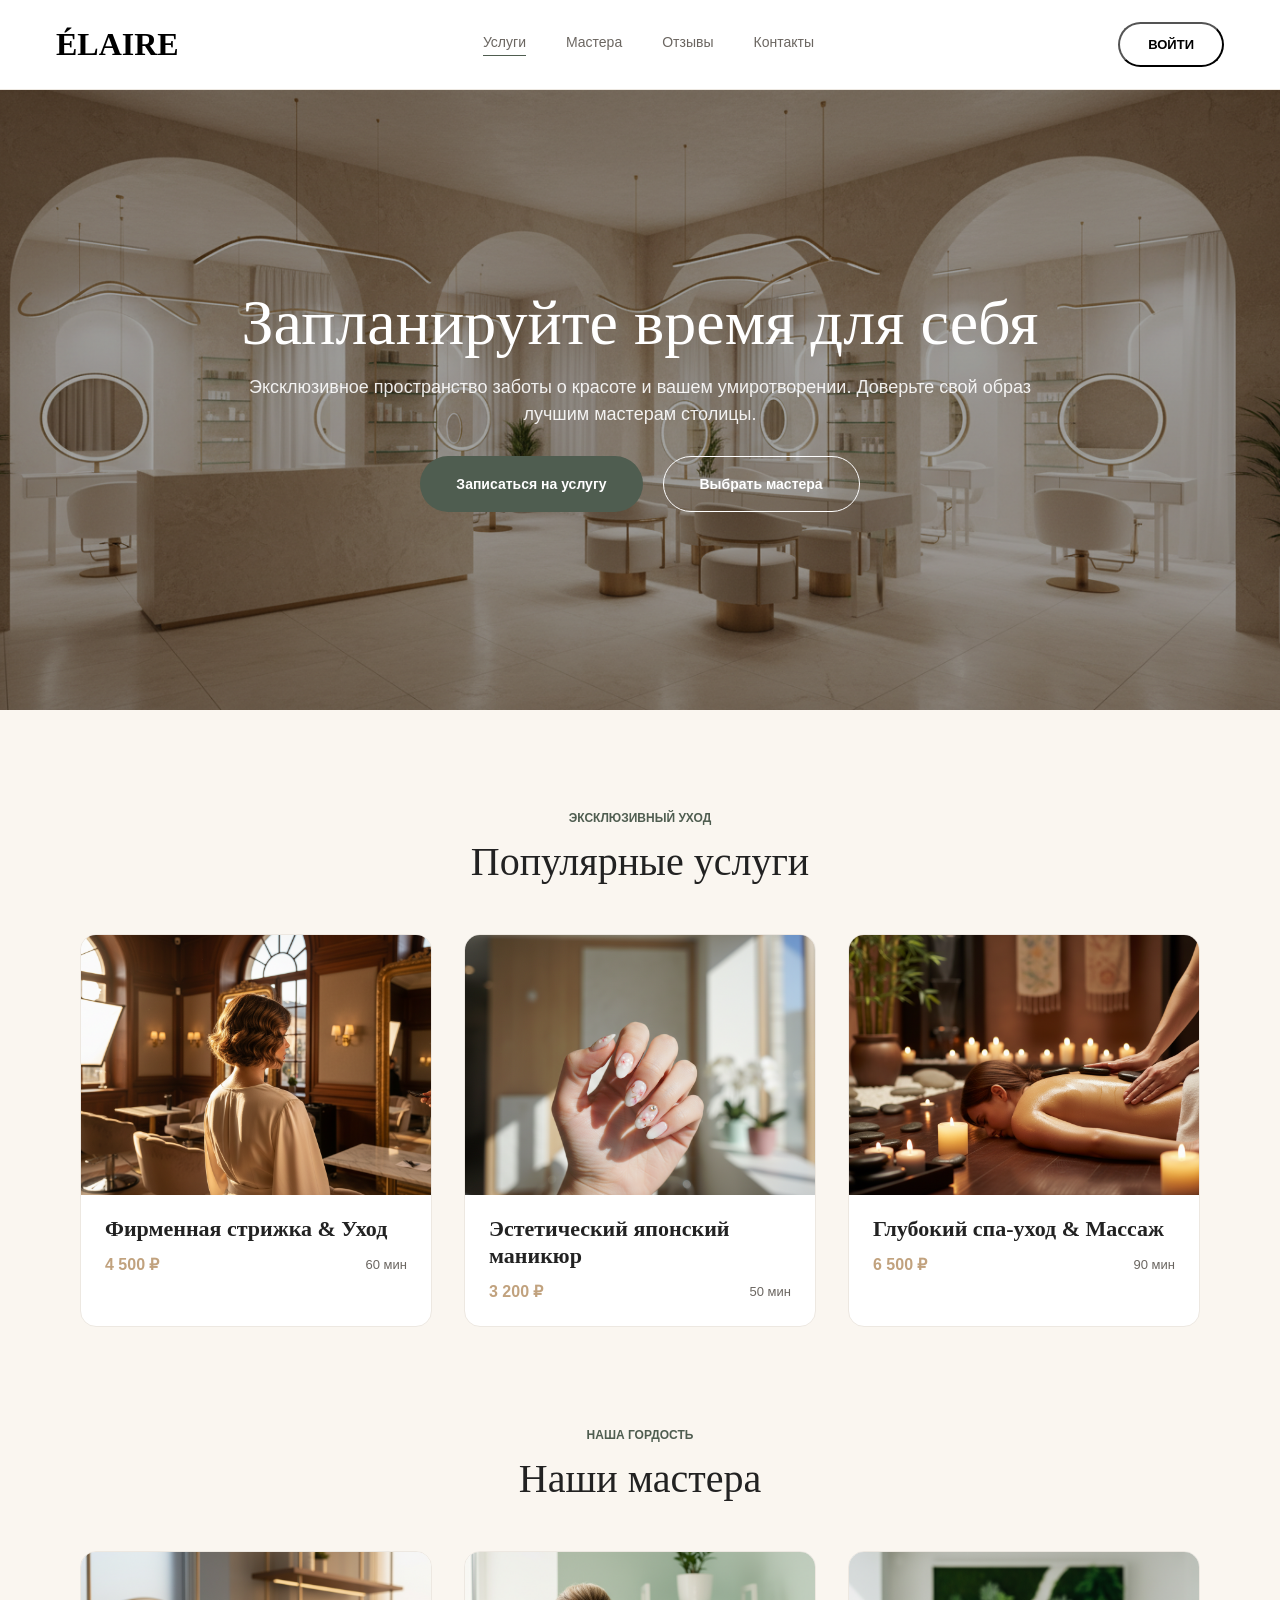
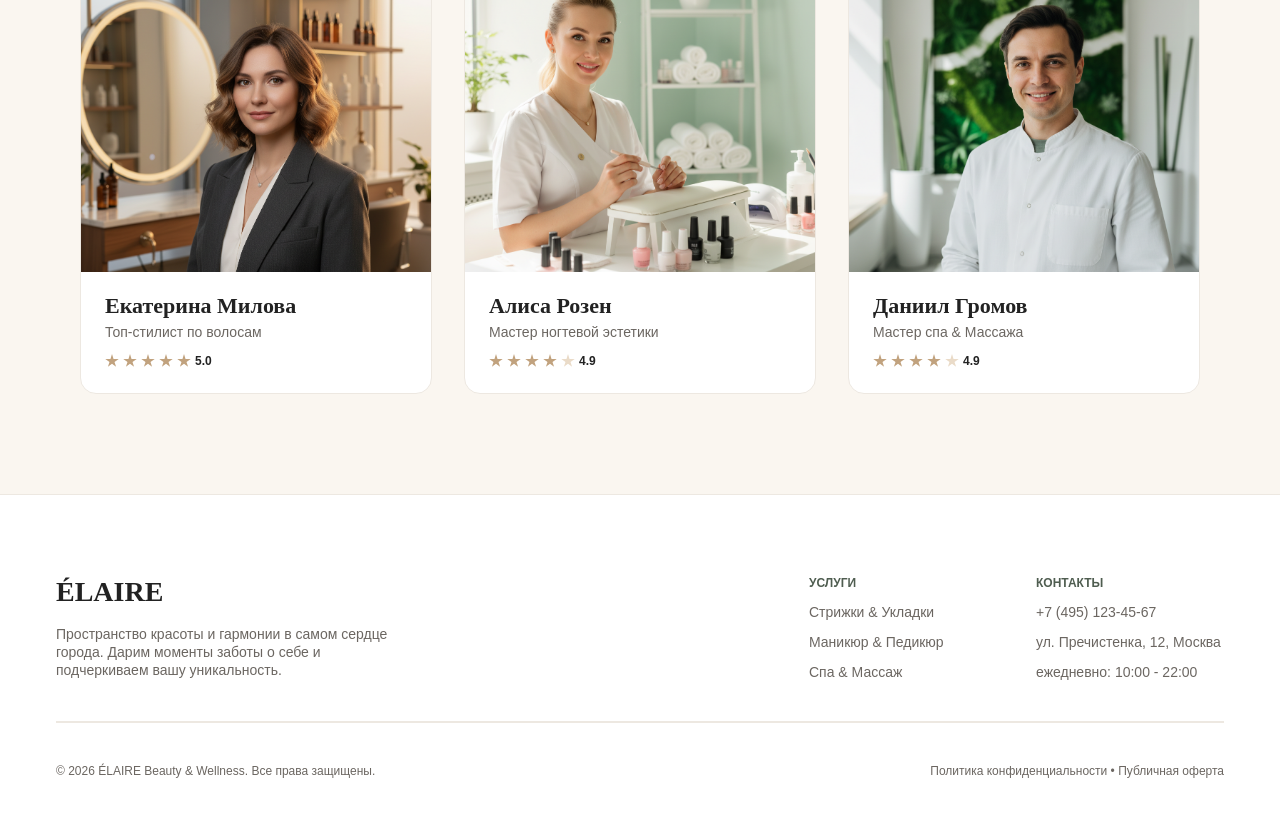
<file: frontend-1-complete/index.html>
<!DOCTYPE html>
<html lang="ru">
  <head>
    <meta charset="UTF-8" />
    <link rel="icon" type="image/svg+xml" href="/favicon.svg" />
    <meta name="viewport" content="width=device-width, initial-scale=1.0" />
    <title>ÉLAIRE — Салон услуг</title>
    <link rel="stylesheet" href="home.css" />
  </head>
  <body>
    <div class="page">
      <!-- header -->
      <header class="header">
        <div class="logo">
          <span class="logo-text">ÉLAIRE</span>
        </div>
        <nav class="nav-links">
          <div class="nav-item active"><a href="#">Услуги</a></div>
          <div class="nav-item"><a href="#">Мастера</a></div>
          <div class="nav-item"><a href="#">Отзывы</a></div>
          <div class="nav-item"><a href="#">Контакты</a></div>
        </nav>
        <button class="login-button"><span>Войти</span></button>
      </header>

      <!-- hero -->
      <section class="hero">
        <div class="hero-text-container">
          <h1 class="hero-title">Запланируйте время для себя</h1>
          <p class="hero-desc">
            Эксклюзивное пространство заботы о красоте и вашем умиротворении.
            Доверьте свой образ лучшим мастерам столицы.
          </p>
        </div>
        <div class="hero-ctas">
          <button
            class="cta-service"
            onclick="window.location.href='services.html'"
          >
            Записаться на услугу
          </button>
          <button class="cta-master">Выбрать мастера</button>
        </div>
      </section>

      <!-- popular services -->
      <section class="popular-services">
        <div class="section-header">
          <span class="section-tag">Эксклюзивный уход</span>
          <h2 class="section-title">Популярные услуги</h2>
        </div>
        <div class="services-grid">
          <article class="service-card">
            <div
              class="service-card-image"
              style="background-image: url('images/service-haircut.png')"
            ></div>
            <div class="service-card-body">
              <h3 class="service-card-title">Фирменная стрижка &amp; Уход</h3>
              <div class="service-card-meta">
                <span class="price">4 500 ₽</span>
                <span class="duration">60 мин</span>
              </div>
            </div>
          </article>
          <article class="service-card">
            <div
              class="service-card-image"
              style="background-image: url('images/service-manicure.png')"
            ></div>
            <div class="service-card-body">
              <h3 class="service-card-title">Эстетический японский маникюр</h3>
              <div class="service-card-meta">
                <span class="price">3 200 ₽</span>
                <span class="duration">50 мин</span>
              </div>
            </div>
          </article>
          <article class="service-card">
            <div
              class="service-card-image"
              style="background-image: url('images/service-spa.png')"
            ></div>
            <div class="service-card-body">
              <h3 class="service-card-title">Глубокий спа-уход &amp; Массаж</h3>
              <div class="service-card-meta">
                <span class="price">6 500 ₽</span>
                <span class="duration">90 мин</span>
              </div>
            </div>
          </article>
        </div>
      </section>

      <!-- our masters -->
      <section class="our-masters">
        <div class="section-header">
          <span class="section-tag">Наша гордость</span>
          <h2 class="section-title">Наши мастера</h2>
        </div>
        <div class="masters-grid">
          <article class="master-card">
            <div
              class="master-card-image"
              style="background-image: url('images/master-ekaterina.png')"
            ></div>
            <div class="master-card-body">
              <div class="master-info">
                <h3 class="master-name">Екатерина Милова</h3>
                <span class="master-role">Топ-стилист по волосам</span>
              </div>
              <div class="stars">
                <span class="star"></span>
                <span class="star"></span>
                <span class="star"></span>
                <span class="star"></span>
                <span class="star"></span>
                <span class="rating">5.0</span>
              </div>
            </div>
          </article>
          <article class="master-card">
            <div
              class="master-card-image"
              style="background-image: url('images/master-alisa.png')"
            ></div>
            <div class="master-card-body">
              <div class="master-info">
                <h3 class="master-name">Алиса Розен</h3>
                <span class="master-role">Мастер ногтевой эстетики</span>
              </div>
              <div class="stars">
                <span class="star"></span>
                <span class="star"></span>
                <span class="star"></span>
                <span class="star"></span>
                <span class="star star-empty"></span>
                <span class="rating">4.9</span>
              </div>
            </div>
          </article>
          <article class="master-card">
            <div
              class="master-card-image"
              style="background-image: url('images/master-daniil.png')"
            ></div>
            <div class="master-card-body">
              <div class="master-info">
                <h3 class="master-name">Даниил Громов</h3>
                <span class="master-role">Мастер спа &amp; Массажа</span>
              </div>
              <div class="stars">
                <span class="star"></span>
                <span class="star"></span>
                <span class="star"></span>
                <span class="star"></span>
                <span class="star star-empty"></span>
                <span class="rating">4.9</span>
              </div>
            </div>
          </article>
        </div>
      </section>

      <!-- footer -->
      <footer class="footer">
        <div class="footer-top">
          <div class="footer-brand">
            <span class="brand-name">ÉLAIRE</span>
            <span class="brand-desc"
              >Пространство красоты и гармонии в самом сердце города. Дарим
              моменты заботы о себе и подчеркиваем вашу уникальность.</span
            >
          </div>
          <div class="footer-links-row">
            <div class="links-col" style="width: 147px">
              <span class="col-title">Услуги</span>
              <a href="#">Стрижки &amp; Укладки</a>
              <a href="#">Маникюр &amp; Педикюр</a>
              <a href="#">Спа &amp; Массаж</a>
            </div>
            <div class="links-col" style="width: 188px">
              <span class="col-title">Контакты</span>
              <a href="#">+7 (495) 123-45-67</a>
              <a href="#">ул. Пречистенка, 12, Москва</a>
              <a href="#">ежедневно: 10:00 - 22:00</a>
            </div>
          </div>
        </div>
        <div class="footer-line"></div>
        <div class="footer-bottom">
          <span class="copy"
            >© 2026 ÉLAIRE Beauty &amp; Wellness. Все права защищены.</span
          >
          <span class="legal"
            >Политика конфиденциальности • Публичная оферта</span
          >
        </div>
      </footer>
    </div>
  </body>
</html>
</file>
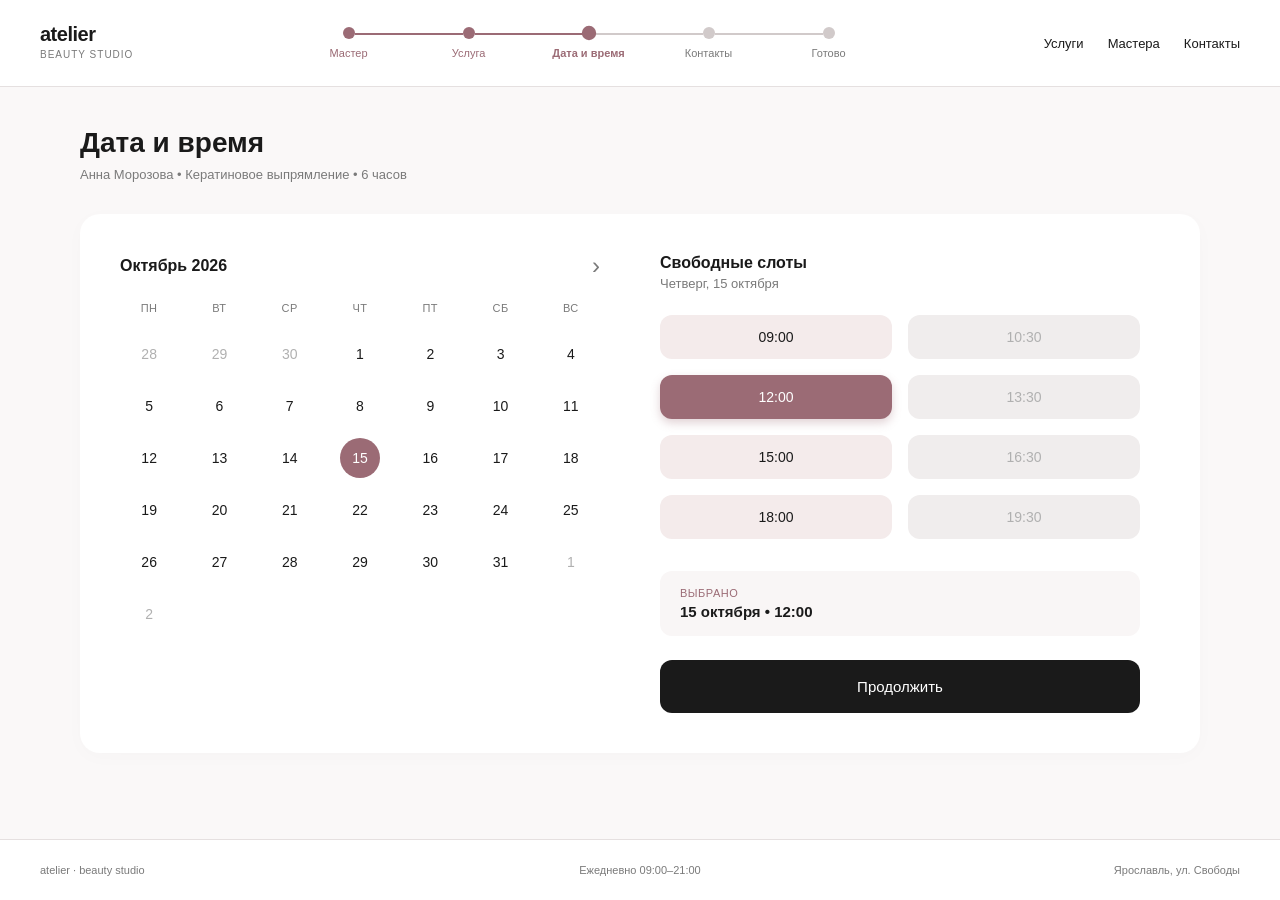
<file: frontend-1-practice/index.html>
<!DOCTYPE html>
<html lang="ru">
<head>
    <meta charset="UTF-8">
    <meta name="viewport" content="width=device-width, initial-scale=1.0">
    <title>Atelier - Выбор даты и времени</title>
    <link rel="stylesheet" href="styles.css">
</head>
<body>

    <header class="header">
        <div class="logo">
            <h1>atelier</h1>
            <span>beauty studio</span>
        </div>

        <nav class="progress-bar">
            <div class="step done">
                <div class="step-dot"></div>
                <span class="step-label">Мастер</span>
            </div>
            <div class="step done">
                <div class="step-dot"></div>
                <span class="step-label">Услуга</span>
            </div>
            <div class="step active">
                <div class="step-dot"></div>
                <span class="step-label">Дата и время</span>
            </div>
            <div class="step">
                <div class="step-dot"></div>
                <span class="step-label">Контакты</span>
            </div>
            <div class="step">
                <div class="step-dot"></div>
                <span class="step-label">Готово</span>
            </div>
        </nav>

        <div class="header-links">
            <a href="#">Услуги</a>
            <a href="#">Мастера</a>
            <a href="#">Контакты</a>
        </div>
    </header>

    <main class="main-content">
        <div class="page-title">
            <h2>Дата и время</h2>
            <p class="subtitle">Анна Морозова • Кератиновое выпрямление • 6 часов</p>
        </div>

        <div class="booking-container">
            <section class="calendar-section">
                <div class="calendar-header">
                    <h3>Октябрь 2026</h3>
                    <button class="arrow-btn" type="button" aria-label="Следующий месяц">›</button>
                </div>
                <div class="calendar-grid">
                    <div class="weekday">Пн</div>
                    <div class="weekday">Вт</div>
                    <div class="weekday">Ср</div>
                    <div class="weekday">Чт</div>
                    <div class="weekday">Пт</div>
                    <div class="weekday">Сб</div>
                    <div class="weekday">Вс</div>

                    <button type="button" class="day disabled" disabled>28</button>
                    <button type="button" class="day disabled" disabled>29</button>
                    <button type="button" class="day disabled" disabled>30</button>
                    <button type="button" class="day">1</button>
                    <button type="button" class="day">2</button>
                    <button type="button" class="day">3</button>
                    <button type="button" class="day">4</button>

                    <button type="button" class="day">5</button>
                    <button type="button" class="day">6</button>
                    <button type="button" class="day">7</button>
                    <button type="button" class="day">8</button>
                    <button type="button" class="day">9</button>
                    <button type="button" class="day">10</button>
                    <button type="button" class="day">11</button>

                    <button type="button" class="day">12</button>
                    <button type="button" class="day">13</button>
                    <button type="button" class="day">14</button>
                    <button type="button" class="day selected">15</button>
                    <button type="button" class="day">16</button>
                    <button type="button" class="day">17</button>
                    <button type="button" class="day">18</button>

                    <button type="button" class="day">19</button>
                    <button type="button" class="day">20</button>
                    <button type="button" class="day">21</button>
                    <button type="button" class="day">22</button>
                    <button type="button" class="day">23</button>
                    <button type="button" class="day">24</button>
                    <button type="button" class="day">25</button>

                    <button type="button" class="day">26</button>
                    <button type="button" class="day">27</button>
                    <button type="button" class="day">28</button>
                    <button type="button" class="day">29</button>
                    <button type="button" class="day">30</button>
                    <button type="button" class="day">31</button>
                    <button type="button" class="day disabled" disabled>1</button>

                    <button type="button" class="day disabled" disabled>2</button>
                </div>
            </section>

            <section class="slots-section">
                <h3>Свободные слоты</h3>
                <p class="slots-date">Четверг, 15 октября</p>
                
                <div class="slots-grid">
                    <button type="button" class="slot">09:00</button>
                    <button type="button" class="slot disabled" disabled>10:30</button>
                    <button type="button" class="slot selected">12:00</button>
                    <button type="button" class="slot disabled" disabled>13:30</button>
                    <button type="button" class="slot">15:00</button>
                    <button type="button" class="slot disabled" disabled>16:30</button>
                    <button type="button" class="slot">18:00</button>
                    <button type="button" class="slot disabled" disabled>19:30</button>
                </div>

                <div class="selection-info">
                    <span class="selection-label">Выбрано</span>
                    <span class="selection-value">15 октября • 12:00</span>
                </div>

                <button type="button" class="btn-submit">Продолжить</button>
            </section>
        </div>
    </main>

    <footer class="footer">
        <div class="footer-left">
            <p>atelier · beauty studio</p>
        </div>
        <div class="footer-center">
            <p>Ежедневно 09:00–21:00</p>
        </div>
        <div class="footer-right">
            <p>Ярославль, ул. Свободы</p>
        </div>
    </footer>

</body>
</html>
</file>
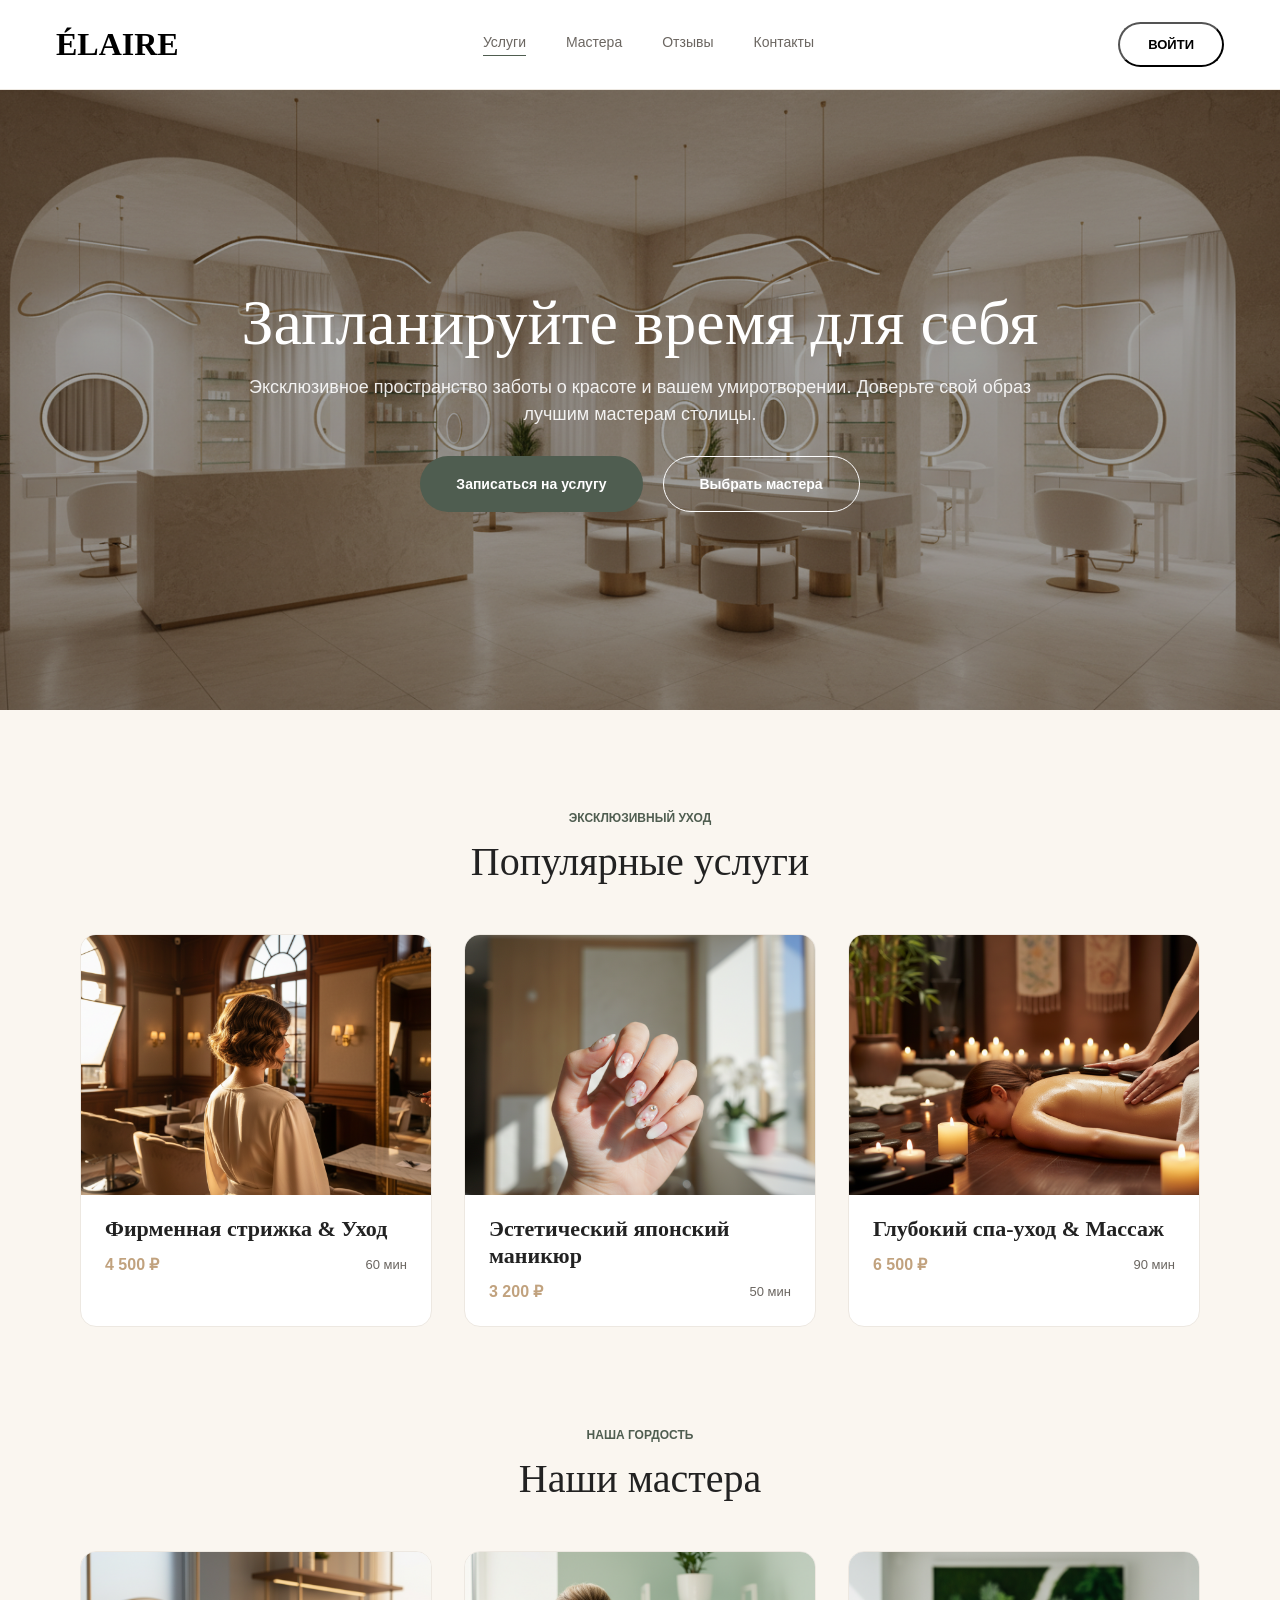
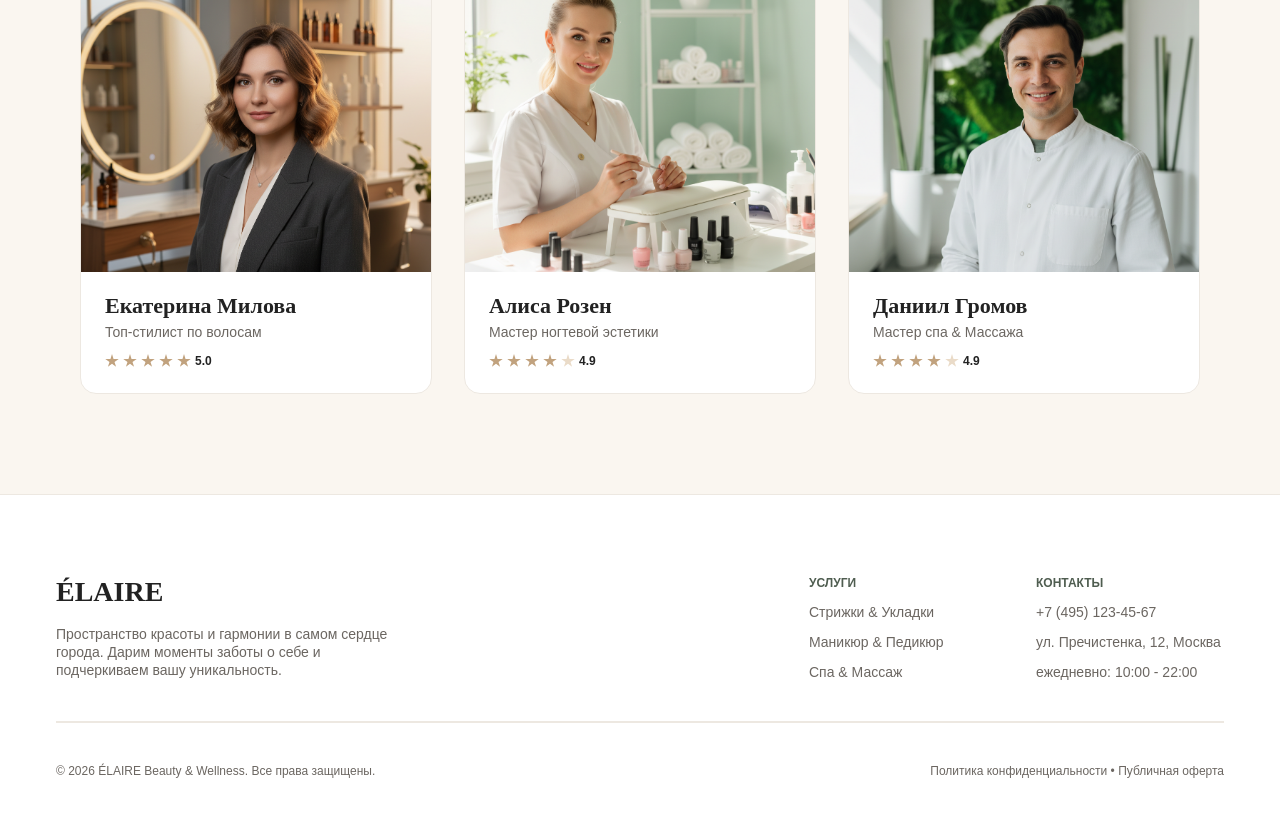
<file: frontend-2-complete/index.html>
<!DOCTYPE html>
<html lang="ru">
  <head>
    <meta charset="UTF-8" />
    <link rel="icon" type="image/svg+xml" href="/favicon.svg" />
    <meta name="viewport" content="width=device-width, initial-scale=1.0" />
    <title>ÉLAIRE — Салон услуг</title>
    <link rel="stylesheet" href="home.css" />
  </head>
  <body>
    <div class="page">
      <!-- header -->
      <header class="header">
        <div class="logo">
          <span class="logo-text">ÉLAIRE</span>
        </div>
        <nav class="nav-links">
          <div class="nav-item active"><a href="#">Услуги</a></div>
          <div class="nav-item"><a href="#">Мастера</a></div>
          <div class="nav-item"><a href="#">Отзывы</a></div>
          <div class="nav-item"><a href="#">Контакты</a></div>
        </nav>
        <button class="login-button"><span>Войти</span></button>
      </header>

      <!-- hero -->
      <section class="hero">
        <div class="hero-text-container">
          <h1 class="hero-title">Запланируйте время для себя</h1>
          <p class="hero-desc">
            Эксклюзивное пространство заботы о красоте и вашем умиротворении.
            Доверьте свой образ лучшим мастерам столицы.
          </p>
        </div>
        <div class="hero-ctas">
          <button class="cta-service">Записаться на услугу</button>
          <button class="cta-master">Выбрать мастера</button>
        </div>
      </section>

      <!-- popular services -->
      <section class="popular-services">
        <div class="section-header">
          <span class="section-tag">Эксклюзивный уход</span>
          <h2 class="section-title">Популярные услуги</h2>
        </div>
        <div class="services-grid">
          <article class="service-card">
            <div
              class="service-card-image"
              style="background-image: url('images/service-haircut.png')"
            ></div>
            <div class="service-card-body">
              <h3 class="service-card-title">Фирменная стрижка &amp; Уход</h3>
              <div class="service-card-meta">
                <span class="price">4 500 ₽</span>
                <span class="duration">60 мин</span>
              </div>
            </div>
          </article>
          <article class="service-card">
            <div
              class="service-card-image"
              style="background-image: url('images/service-manicure.png')"
            ></div>
            <div class="service-card-body">
              <h3 class="service-card-title">Эстетический японский маникюр</h3>
              <div class="service-card-meta">
                <span class="price">3 200 ₽</span>
                <span class="duration">50 мин</span>
              </div>
            </div>
          </article>
          <article class="service-card">
            <div
              class="service-card-image"
              style="background-image: url('images/service-spa.png')"
            ></div>
            <div class="service-card-body">
              <h3 class="service-card-title">Глубокий спа-уход &amp; Массаж</h3>
              <div class="service-card-meta">
                <span class="price">6 500 ₽</span>
                <span class="duration">90 мин</span>
              </div>
            </div>
          </article>
        </div>
      </section>

      <!-- our masters -->
      <section class="our-masters">
        <div class="section-header">
          <span class="section-tag">Наша гордость</span>
          <h2 class="section-title">Наши мастера</h2>
        </div>
        <div class="masters-grid">
          <article class="master-card">
            <div
              class="master-card-image"
              style="background-image: url('images/master-ekaterina.png')"
            ></div>
            <div class="master-card-body">
              <div class="master-info">
                <h3 class="master-name">Екатерина Милова</h3>
                <span class="master-role">Топ-стилист по волосам</span>
              </div>
              <div class="stars">
                <span class="star"></span>
                <span class="star"></span>
                <span class="star"></span>
                <span class="star"></span>
                <span class="star"></span>
                <span class="rating">5.0</span>
              </div>
            </div>
          </article>
          <article class="master-card">
            <div
              class="master-card-image"
              style="background-image: url('images/master-alisa.png')"
            ></div>
            <div class="master-card-body">
              <div class="master-info">
                <h3 class="master-name">Алиса Розен</h3>
                <span class="master-role">Мастер ногтевой эстетики</span>
              </div>
              <div class="stars">
                <span class="star"></span>
                <span class="star"></span>
                <span class="star"></span>
                <span class="star"></span>
                <span class="star star-empty"></span>
                <span class="rating">4.9</span>
              </div>
            </div>
          </article>
          <article class="master-card">
            <div
              class="master-card-image"
              style="background-image: url('images/master-daniil.png')"
            ></div>
            <div class="master-card-body">
              <div class="master-info">
                <h3 class="master-name">Даниил Громов</h3>
                <span class="master-role">Мастер спа &amp; Массажа</span>
              </div>
              <div class="stars">
                <span class="star"></span>
                <span class="star"></span>
                <span class="star"></span>
                <span class="star"></span>
                <span class="star star-empty"></span>
                <span class="rating">4.9</span>
              </div>
            </div>
          </article>
        </div>
      </section>

      <!-- footer -->
      <footer class="footer">
        <div class="footer-top">
          <div class="footer-brand">
            <span class="brand-name">ÉLAIRE</span>
            <span class="brand-desc"
              >Пространство красоты и гармонии в самом сердце города. Дарим
              моменты заботы о себе и подчеркиваем вашу уникальность.</span
            >
          </div>
          <div class="footer-links-row">
            <div class="links-col" style="width: 147px">
              <span class="col-title">Услуги</span>
              <a href="#">Стрижки &amp; Укладки</a>
              <a href="#">Маникюр &amp; Педикюр</a>
              <a href="#">Спа &amp; Массаж</a>
            </div>
            <div class="links-col" style="width: 188px">
              <span class="col-title">Контакты</span>
              <a href="#">+7 (495) 123-45-67</a>
              <a href="#">ул. Пречистенка, 12, Москва</a>
              <a href="#">ежедневно: 10:00 - 22:00</a>
            </div>
          </div>
        </div>
        <div class="footer-line"></div>
        <div class="footer-bottom">
          <span class="copy"
            >© 2026 ÉLAIRE Beauty &amp; Wellness. Все права защищены.</span
          >
          <span class="legal"
            >Политика конфиденциальности • Публичная оферта</span
          >
        </div>
      </footer>
    </div>
    <script src="./home.js"></script>
  </body>
</html>
</file>
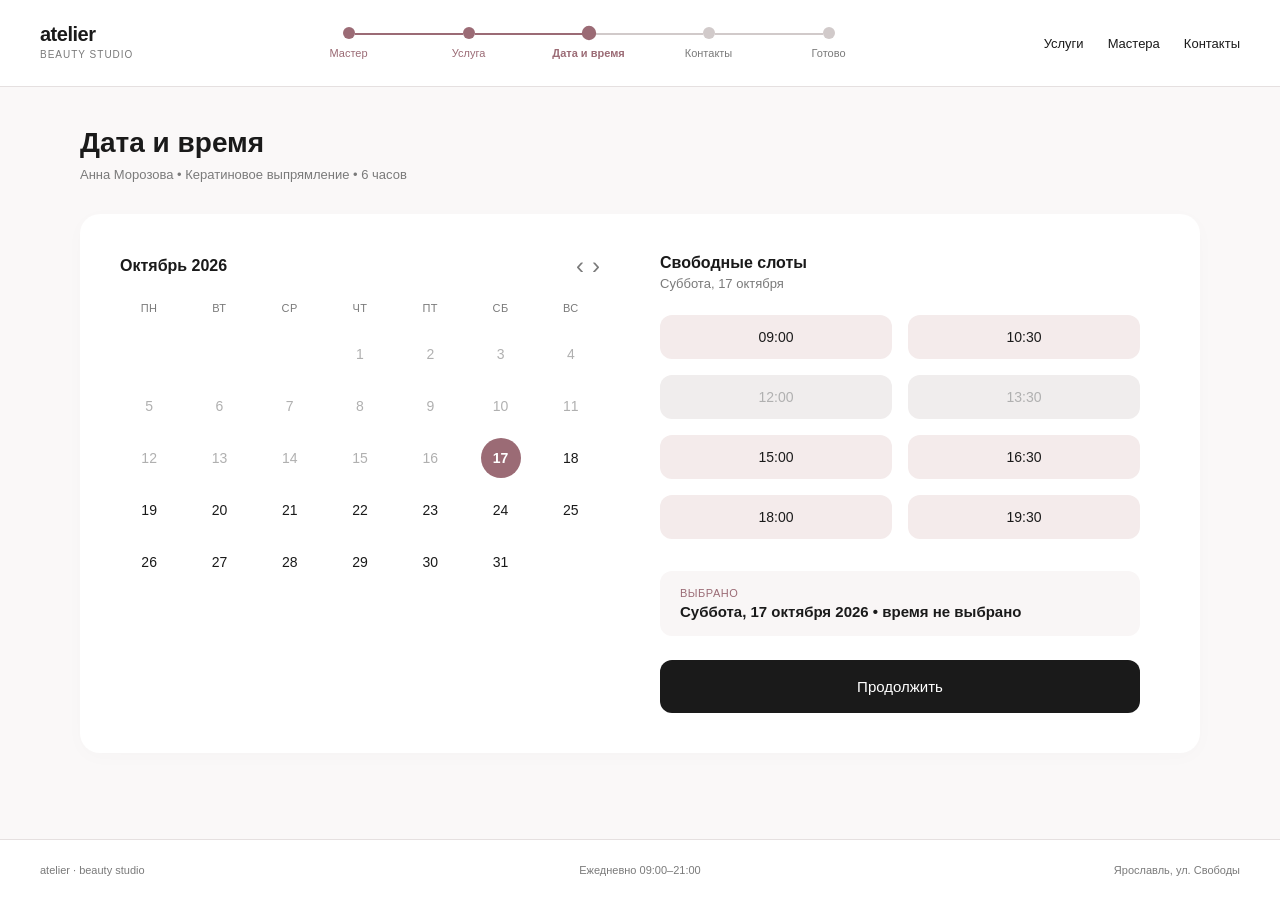
<file: frontend-2-practice/index.html>
<!DOCTYPE html>
<html lang="ru">
<head>
    <meta charset="UTF-8">
    <meta name="viewport" content="width=device-width, initial-scale=1.0">
    <title>Atelier - Выбор даты и времени</title>
    <link rel="stylesheet" href="styles.css">
</head>
<body>

    <header class="header">
        <div class="logo">
            <h1>atelier</h1>
            <span>beauty studio</span>
        </div>

        <nav class="progress-bar">
            <div class="step done">
                <div class="step-dot"></div>
                <span class="step-label">Мастер</span>
            </div>
            <div class="step done">
                <div class="step-dot"></div>
                <span class="step-label">Услуга</span>
            </div>
            <div class="step active">
                <div class="step-dot"></div>
                <span class="step-label">Дата и время</span>
            </div>
            <div class="step">
                <div class="step-dot"></div>
                <span class="step-label">Контакты</span>
            </div>
            <div class="step">
                <div class="step-dot"></div>
                <span class="step-label">Готово</span>
            </div>
        </nav>

        <div class="header-links">
            <a href="#">Услуги</a>
            <a href="#">Мастера</a>
            <a href="#">Контакты</a>
        </div>
    </header>

    <main class="main-content">
        <div class="page-title">
            <h2>Дата и время</h2>
            <p class="subtitle">Анна Морозова • Кератиновое выпрямление • 6 часов</p>
        </div>

        <div class="booking-container">
            <section class="calendar-section">
                <div class="calendar-header">
                    <h3 id="calendarTitle">Октябрь 2026</h3>
                    <div class="calendar-nav">
                        <button class="arrow-btn" type="button" id="prevMonth" aria-label="Предыдущий месяц">‹</button>
                        <button class="arrow-btn" type="button" id="nextMonth" aria-label="Следующий месяц">›</button>
                    </div>
                </div>
                <div class="calendar-grid" id="calendarGrid">
                    <div class="weekday">Пн</div>
                    <div class="weekday">Вт</div>
                    <div class="weekday">Ср</div>
                    <div class="weekday">Чт</div>
                    <div class="weekday">Пт</div>
                    <div class="weekday">Сб</div>
                    <div class="weekday">Вс</div>
                </div>
            </section>

            <section class="slots-section">
                <h3>Свободные слоты</h3>
                <p class="slots-date" id="slotsDate">Четверг, 15 октября</p>
                
                <div class="slots-grid" id="slotsGrid"></div>

                <div class="selection-info">
                    <span class="selection-label">Выбрано</span>
                    <span class="selection-value" id="selectionValue">—</span>
                </div>

                <button type="button" class="btn-submit">Продолжить</button>
            </section>
        </div>
    </main>

    <footer class="footer">
        <div class="footer-left">
            <p>atelier · beauty studio</p>
        </div>
        <div class="footer-center">
            <p>Ежедневно 09:00–21:00</p>
        </div>
        <div class="footer-right">
            <p>Ярославль, ул. Свободы</p>
        </div>
    </footer>

    <script src="script.js"></script>
</body>
</html>
</file>
<file: frontend-1-complete/home.css>
/* ===== reset & base ===== */
* {
  margin: 0;
  padding: 0;
  box-sizing: border-box;
}

body {
  min-height: 100vh;
  font-family: "DM Sans", sans-serif;
}

.page {
  display: flex;
  flex-direction: column;
  min-height: 100vh;
  background: #faf6f0;
}

/* ===== header ===== */
.header {
  display: flex;
  flex-direction: row;
  justify-content: space-between;
  align-items: center;
  padding: 0px 56px;
  height: 90px;
  background: #ffffff;
  border-bottom: 1px solid #ede8e1;
}

.logo-text {
  font-family: "Cormorant Garamond", serif;
  font-weight: 600;
  font-size: 32px;
  line-height: 39px;
  cursor: pointer;
}

.nav-links {
  display: flex;
  flex-direction: row;
  gap: 40px;
}

.nav-item {
  padding-bottom: 4px;
  border-bottom: 1.5px solid transparent;
}

.nav-item.active {
  border-bottom-color: #4f5d50;
}

.nav-item a {
  font-size: 14px;
  line-height: 18px;
  color: #6b6661;
  text-decoration: none;
}

.login-button {
  padding: 12px 28px;
  border-radius: 100px;
  background: transparent;
  cursor: pointer;
  font-weight: 600;
  font-size: 13px;
  line-height: 17px;
  text-transform: uppercase;
}

/* ===== hero ===== */
.hero {
  display: flex;
  flex-direction: column;
  justify-content: center;
  align-items: center;
  padding: 0px 80px;
  gap: 28px;
  height: 620px;
  background: linear-gradient(0deg, rgba(0, 0, 0, 0.35), rgba(0, 0, 0, 0.35)),
    url("./images/hero-salon.png") center / cover no-repeat;
}

.hero-text-container {
  display: flex;
  flex-direction: column;
  align-items: center;
  gap: 16px;
  max-width: 800px;
}

.hero-title {
  font-family: "Cormorant Garamond", serif;
  font-weight: 400;
  font-size: 64px;
  line-height: 1.1;
  text-align: center;
  color: #ffffff;
}

.hero-desc {
  font-size: 18px;
  line-height: 1.5;
  text-align: center;
  color: #ffffff;
  opacity: 0.9;
}

.hero-ctas {
  display: flex;
  flex-direction: row;
  gap: 20px;
}

.cta-service {
  padding: 18px 36px;
  background: #4f5d50;
  border-radius: 100px;
  border: none;
  cursor: pointer;
  font-weight: 600;
  font-size: 14px;
  line-height: 18px;
  color: #ffffff;
}

.cta-service:hover {
  background: #3d4a3e;
}

.cta-master {
  padding: 18px 36px;
  background: transparent;
  border: 1px solid #ffffff;
  border-radius: 100px;
  cursor: pointer;
  font-weight: 600;
  font-size: 14px;
  line-height: 18px;
  color: #ffffff;
}

.cta-master:hover {
  background: rgba(255, 255, 255, 0.1);
}

/* ===== section header ===== */
.section-header {
  display: flex;
  flex-direction: column;
  align-items: center;
  gap: 12px;
  width: 100%;
}

.section-tag {
  font-weight: 700;
  font-size: 12px;
  line-height: 16px;
  text-transform: uppercase;
  color: #4f5d50;
}

.section-title {
  font-family: "Cormorant Garamond", serif;
  font-weight: 500;
  font-size: 40px;
  line-height: 48px;
  color: #222222;
}

/* ===== popular services ===== */
.popular-services {
  display: flex;
  flex-direction: column;
  align-items: flex-start;
  padding: 100px 80px 80px;
  gap: 48px;
  background: #faf6f0;
}

.services-grid {
  display: flex;
  flex-direction: row;
  gap: 32px;
  width: 100%;
}

.service-card {
  display: flex;
  flex-direction: column;
  align-items: flex-start;
  gap: 20px;
  flex: 1;
  padding-bottom: 24px;
  background: #ffffff;
  border: 1px solid #ede8e1;
  border-radius: 16px;
  overflow: hidden;
}

.service-card-image {
  width: 100%;
  height: 260px;
  background-size: cover;
  background-position: center;
  background-repeat: no-repeat;
}

.service-card-image--haircut {
  background-image: url("../images/service-haircut.png");
}

.service-card-image--manicure {
  background-image: url("../images/service-manicure.png");
}

.service-card-image--spa {
  background-image: url("../images/service-spa.png");
}

.service-card-body {
  display: flex;
  flex-direction: column;
  gap: 12px;
  padding: 0 24px;
  width: 100%;
}

.service-card-title {
  font-family: "Cormorant Garamond", serif;
  font-weight: 600;
  font-size: 22px;
  line-height: 27px;
  color: #222222;
}

.service-card-meta {
  display: flex;
  flex-direction: row;
  justify-content: space-between;
  align-items: center;
}

.service-card-meta .price {
  font-weight: 600;
  font-size: 16px;
  line-height: 21px;
  color: #c1a27e;
}

.service-card-meta .duration {
  font-size: 13px;
  line-height: 17px;
  color: #6b6661;
}

/* ===== our masters ===== */
.our-masters {
  display: flex;
  flex-direction: column;
  align-items: flex-start;
  padding: 20px 80px 100px;
  gap: 48px;
  background: #faf6f0;
}

.masters-grid {
  display: flex;
  flex-direction: row;
  gap: 32px;
  width: 100%;
}

.master-card {
  display: flex;
  flex-direction: column;
  align-items: flex-start;
  gap: 20px;
  flex: 1;
  padding-bottom: 24px;
  background: #ffffff;
  border: 1px solid #ede8e1;
  border-radius: 16px;
  overflow: hidden;
}

.master-card-image {
  width: 100%;
  height: 320px;
  background-size: cover;
  background-position: center;
  background-repeat: no-repeat;
}

.master-card-image--ekaterina {
  background-image: url("../images/master-ekaterina.png");
}

.master-card-image--alisa {
  background-image: url("../images/master-alisa.png");
}

.master-card-image--daniil {
  background-image: url("../images/master-daniil.png");
}

.master-card-body {
  display: flex;
  flex-direction: column;
  gap: 12px;
  padding: 0 24px;
  width: 100%;
}

.master-info {
  display: flex;
  flex-direction: column;
  gap: 4px;
}

.master-name {
  font-family: "Cormorant Garamond", serif;
  font-weight: 600;
  font-size: 22px;
  line-height: 27px;
  color: #222222;
}

.master-role {
  font-size: 14px;
  line-height: 18px;
  color: #6b6661;
}

.stars {
  display: flex;
  flex-direction: row;
  align-items: center;
  gap: 4px;
}

.star {
  width: 14px;
  height: 14px;
  background: #c1a27e;
  clip-path: polygon(
    50% 0%,
    61% 35%,
    98% 35%,
    68% 57%,
    79% 91%,
    50% 70%,
    21% 91%,
    32% 57%,
    2% 35%,
    39% 35%
  );
}

.star-empty {
  background: #eadbc8;
}

.rating {
  font-weight: 600;
  font-size: 12px;
  line-height: 16px;
  color: #222222;
}

/* ===== footer ===== */
.footer {
  background: #ffffff;
  display: flex;
  flex-direction: column;
  padding: 80px 56px 48px;
  border-top: 1px solid #ede8e1;
  margin-top: auto;
}

.footer-top {
  display: flex;
  flex-direction: row;
  justify-content: space-between;
  gap: 20px;
}

.footer-brand {
  display: flex;
  flex-direction: column;
  gap: 16px;
}

.footer-brand .brand-name {
  font-family: "Cormorant Garamond", serif;
  font-style: normal;
  font-weight: 600;
  font-size: 28px;
  line-height: 34px;
  color: #222222;
}

.footer-brand .brand-desc {
  max-width: 360px;
  font-size: 14px;
  line-height: 18px;
  color: #6b6661;
}

.footer-links-row {
  display: flex;
  flex-direction: row;
  gap: 80px;
}

.links-col {
  display: flex;
  flex-direction: column;
  gap: 12px;
}

.links-col .col-title {
  font-weight: 600;
  font-size: 12px;
  line-height: 16px;
  text-transform: uppercase;
  color: #4f5d50;
}

.links-col a {
  font-size: 14px;
  line-height: 18px;
  color: #6b6661;
  text-decoration: none;
}

.footer-line {
  border: 1px solid #ede8e1;
  margin-top: 40px;
  margin-bottom: 40px;
}

.footer-bottom {
  display: flex;
  flex-direction: row;
  justify-content: space-between;
  align-items: center;
  flex-grow: 0;
}

.footer-bottom .copy {
  font-size: 12px;
  line-height: 16px;
  color: #6b6661;
}

.footer-bottom .legal {
  font-size: 12px;
  line-height: 16px;
  color: #6b6661;
  margin-left: 20px;
}
</file>
<file: frontend-1-practice/styles.css>
* {
    margin: 0;
    padding: 0;
    box-sizing: border-box;
}

:root {
    --bg-color: #faf8f8;
    --text-primary: #1a1a1a;
    --text-secondary: #7a7a7a;
    --accent-color: #9b6b75;
    --accent-light: #f4ebeb;
    --disabled-bg: #f0eded;
    --disabled-text: #b0b0b0;
    --border-color: #e5e0e0;
    --font-family: 'Helvetica Neue', Helvetica, Arial, sans-serif;
}

body {
    font-family: var(--font-family);
    background-color: var(--bg-color);
    color: var(--text-primary);
    display: flex;
    flex-direction: column;
    min-height: 100vh;
}

.header {
    display: flex;
    justify-content: space-between;
    align-items: center;
    padding: 24px 40px;
    background-color: #fff;
    border-bottom: 1px solid var(--border-color);
}

.logo h1 {
    font-size: 20px;
    font-weight: 700;
    letter-spacing: -0.5px;
    line-height: 1;
}

.logo span {
    font-size: 10px;
    text-transform: uppercase;
    color: var(--text-secondary);
    letter-spacing: 1px;
}

.progress-bar {
    display: flex;
    justify-content: space-between;
    width: 100%;
    max-width: 600px;
    margin: 0 40px;
}

.step {
    display: flex;
    flex-direction: column;
    align-items: center;
    position: relative;
    flex: 1;
    cursor: pointer;
}

.step-dot {
    width: 12px;
    height: 12px;
    border-radius: 50%;
    background-color: #d1caca;
    position: relative;
    z-index: 2;
    transition: background-color 0.3s ease;
}

.step:not(:last-child)::after {
    content: '';
    position: absolute;
    top: 6px;
    left: calc(50% + 6px);
    width: calc(100% - 12px);
    height: 2px;
    background-color: #d1caca;
    z-index: 1;
    transition: background-color 0.3s ease;
}

.step-label {
    margin-top: 8px;
    font-size: 11px;
    color: var(--text-secondary);
    transition: color 0.3s ease;
    text-align: center;
    white-space: nowrap;
}

.step.done .step-dot,
.step.done:not(:last-child)::after,
.step.active .step-dot {
    background-color: var(--accent-color);
}

.step.done .step-label,
.step.active .step-label {
    color: var(--accent-color);
}

.step.active .step-dot {
    transform: scale(1.2);
}

.step.active .step-label {
    font-weight: 600;
}

.step.active:not(:last-child)::after {
    background-color: #d1caca;
}

.header-links {
    display: flex;
    gap: 24px;
}

.header-links a {
    text-decoration: none;
    color: var(--text-primary);
    font-size: 13px;
    transition: color 0.3s ease;
    white-space: nowrap;
}

.header-links a:hover {
    color: var(--accent-color);
}

.main-content {
    flex: 1;
    padding: 40px;
    max-width: 1200px;
    margin: 0 auto;
    width: 100%;
}

.page-title {
    margin-bottom: 32px;
}

.page-title h2 {
    font-size: 28px;
    font-weight: 700;
    margin-bottom: 8px;
}

.subtitle {
    font-size: 13px;
    color: var(--text-secondary);
}

.booking-container {
    display: flex;
    gap: 60px;
    background: #fff;
    border-radius: 20px;
    padding: 40px;
    box-shadow: 0 4px 20px rgba(0, 0, 0, 0.02);
}

.calendar-section {
    flex: 1;
    max-width: 480px;
}

.calendar-header {
    display: flex;
    justify-content: space-between;
    align-items: center;
    margin-bottom: 24px;
}

.calendar-header h3 {
    font-size: 16px;
    font-weight: 600;
}

.arrow-btn {
    background: none;
    border: none;
    font-size: 24px;
    color: var(--text-secondary);
    cursor: pointer;
    line-height: 1;
    transition: color 0.3s ease;
}

.arrow-btn:hover {
    color: var(--text-primary);
}

.calendar-grid {
    display: grid;
    grid-template-columns: repeat(7, 1fr);
    gap: 12px;
    text-align: center;
}

.weekday {
    font-size: 11px;
    color: var(--text-secondary);
    text-transform: uppercase;
    margin-bottom: 8px;
    letter-spacing: 0.5px;
}

.day {
    display: flex;
    align-items: center;
    justify-content: center;
    width: 40px;
    height: 40px;
    border-radius: 50%;
    font-size: 14px;
    color: var(--text-primary);
    background: none;
    border: none;
    font-family: inherit;
    cursor: pointer;
    transition: background-color 0.2s ease, color 0.2s ease;
    margin: 0 auto;
}

.day:hover:not(.disabled):not(.selected) {
    background-color: var(--accent-light);
}

.day.selected {
    background-color: var(--accent-color);
    color: #fff;
}

.day.disabled {
    color: var(--disabled-text);
    cursor: default;
    pointer-events: none;
}

.slots-section {
    flex: 1;
    max-width: 480px;
}

.slots-section h3 {
    font-size: 16px;
    font-weight: 600;
    margin-bottom: 4px;
}

.slots-date {
    font-size: 13px;
    color: var(--text-secondary);
    margin-bottom: 24px;
}

.slots-grid {
    display: grid;
    grid-template-columns: repeat(2, 1fr);
    gap: 16px;
    margin-bottom: 32px;
}

.slot {
    padding: 14px;
    border: none;
    border-radius: 12px;
    background-color: var(--accent-light);
    color: var(--text-primary);
    font-size: 14px;
    font-weight: 500;
    font-family: inherit;
    cursor: pointer;
    transition: background-color 0.3s ease, transform 0.1s ease, box-shadow 0.3s ease;
}

.slot:hover:not(.disabled):not(.selected) {
    background-color: #e8dcdc;
}

.slot:active:not(.disabled) {
    transform: scale(0.98);
}

.slot.disabled {
    background-color: var(--disabled-bg);
    color: var(--disabled-text);
    cursor: default;
    pointer-events: none;
}

.slot.selected {
    background-color: var(--accent-color);
    color: #fff;
    box-shadow: 0 4px 10px rgba(155, 107, 117, 0.3);
}

.slot.selected:hover {
    background-color: #8a5c65;
}

.selection-info {
    display: flex;
    flex-direction: column;
    gap: 4px;
    padding: 16px 20px;
    background-color: #f9f6f6;
    border-radius: 12px;
    margin-bottom: 24px;
}

.selection-label {
    font-size: 11px;
    color: var(--accent-color);
    text-transform: uppercase;
    letter-spacing: 0.5px;
}

.selection-value {
    font-size: 15px;
    font-weight: 600;
    color: var(--text-primary);
}

.btn-submit {
    width: 100%;
    padding: 18px;
    background-color: var(--text-primary);
    color: #fff;
    border: none;
    border-radius: 12px;
    font-size: 15px;
    font-weight: 500;
    font-family: inherit;
    cursor: pointer;
    transition: background-color 0.3s ease, box-shadow 0.3s ease;
}

.btn-submit:hover {
    background-color: #333;
    box-shadow: 0 4px 12px rgba(0, 0, 0, 0.15);
}

.footer {
    display: flex;
    justify-content: space-between;
    padding: 24px 40px;
    background-color: #fff;
    border-top: 1px solid var(--border-color);
    font-size: 11px;
    color: var(--text-secondary);
    margin-top: auto;
}

.footer-left,
.footer-right {
    flex: 1;
}

.footer-center {
    flex: 1;
    text-align: center;
}

.footer-right {
    text-align: right;
}

@media (max-width: 900px) {
    .booking-container {
        flex-direction: column;
        gap: 40px;
        padding: 24px;
    }

    .calendar-section,
    .slots-section {
        max-width: 100%;
    }

    .header {
        flex-direction: column;
        gap: 20px;
        padding: 20px;
    }

    .progress-bar {
        margin: 0;
        max-width: 100%;
    }

    .header-links {
        display: none;
    }

    .footer {
        flex-direction: column;
        gap: 8px;
        text-align: center;
    }

    .footer-right {
        text-align: center;
    }
}

@media (max-width: 380px) {
    .main-content {
        padding: 20px 12px;
    }

    .booking-container {
        padding: 16px;
        gap: 24px;
    }

    .calendar-grid {
        gap: 6px;
    }

    .day {
        width: 32px;
        height: 32px;
        font-size: 12px;
    }

    .weekday {
        font-size: 10px;
        letter-spacing: 0;
    }

    .slots-grid {
        gap: 8px;
    }

    .slot {
        padding: 10px;
        font-size: 13px;
        border-radius: 8px;
    }

    .page-title h2 {
        font-size: 22px;
    }

    .calendar-header h3,
    .slots-section h3 {
        font-size: 14px;
    }

    .step-label {
        font-size: 9px;
        white-space: normal;
        word-break: break-word;
        max-width: 60px;
    }
}
</file>
<file: frontend-2-complete/home.css>
/* ===== reset & base ===== */
* {
  margin: 0;
  padding: 0;
  box-sizing: border-box;
}

body {
  min-height: 100vh;
  font-family: "DM Sans", sans-serif;
}

.page {
  display: flex;
  flex-direction: column;
  min-height: 100vh;
  background: #faf6f0;
}

/* ===== header ===== */
.header {
  display: flex;
  flex-direction: row;
  justify-content: space-between;
  align-items: center;
  padding: 0px 56px;
  height: 90px;
  background: #ffffff;
  border-bottom: 1px solid #ede8e1;
}

.logo-text {
  font-family: "Cormorant Garamond", serif;
  font-weight: 600;
  font-size: 32px;
  line-height: 39px;
  cursor: pointer;
}

.nav-links {
  display: flex;
  flex-direction: row;
  gap: 40px;
}

.nav-item {
  padding-bottom: 4px;
  border-bottom: 1.5px solid transparent;
}

.nav-item.active {
  border-bottom-color: #4f5d50;
}

.nav-item a {
  font-size: 14px;
  line-height: 18px;
  color: #6b6661;
  text-decoration: none;
}

.login-button {
  padding: 12px 28px;
  border-radius: 100px;
  background: transparent;
  cursor: pointer;
  font-weight: 600;
  font-size: 13px;
  line-height: 17px;
  text-transform: uppercase;
}

/* ===== hero ===== */
.hero {
  display: flex;
  flex-direction: column;
  justify-content: center;
  align-items: center;
  padding: 0px 80px;
  gap: 28px;
  height: 620px;
  background: linear-gradient(0deg, rgba(0, 0, 0, 0.35), rgba(0, 0, 0, 0.35)),
    url("./images/hero-salon.png") center / cover no-repeat;
}

.hero-text-container {
  display: flex;
  flex-direction: column;
  align-items: center;
  gap: 16px;
  max-width: 800px;
}

.hero-title {
  font-family: "Cormorant Garamond", serif;
  font-weight: 400;
  font-size: 64px;
  line-height: 1.1;
  text-align: center;
  color: #ffffff;
}

.hero-desc {
  font-size: 18px;
  line-height: 1.5;
  text-align: center;
  color: #ffffff;
  opacity: 0.9;
}

.hero-ctas {
  display: flex;
  flex-direction: row;
  gap: 20px;
}

.cta-service {
  padding: 18px 36px;
  background: #4f5d50;
  border-radius: 100px;
  border: none;
  cursor: pointer;
  font-weight: 600;
  font-size: 14px;
  line-height: 18px;
  color: #ffffff;
}

.cta-service:hover {
  background: #3d4a3e;
}

.cta-master {
  padding: 18px 36px;
  background: transparent;
  border: 1px solid #ffffff;
  border-radius: 100px;
  cursor: pointer;
  font-weight: 600;
  font-size: 14px;
  line-height: 18px;
  color: #ffffff;
}

.cta-master:hover {
  background: rgba(255, 255, 255, 0.1);
}

/* ===== section header ===== */
.section-header {
  display: flex;
  flex-direction: column;
  align-items: center;
  gap: 12px;
  width: 100%;
}

.section-tag {
  font-weight: 700;
  font-size: 12px;
  line-height: 16px;
  text-transform: uppercase;
  color: #4f5d50;
}

.section-title {
  font-family: "Cormorant Garamond", serif;
  font-weight: 500;
  font-size: 40px;
  line-height: 48px;
  color: #222222;
}

/* ===== popular services ===== */
.popular-services {
  display: flex;
  flex-direction: column;
  align-items: flex-start;
  padding: 100px 80px 80px;
  gap: 48px;
  background: #faf6f0;
}

.services-grid {
  display: flex;
  flex-direction: row;
  gap: 32px;
  width: 100%;
}

.service-card {
  display: flex;
  flex-direction: column;
  align-items: flex-start;
  gap: 20px;
  flex: 1;
  padding-bottom: 24px;
  background: #ffffff;
  border: 1px solid #ede8e1;
  border-radius: 16px;
  overflow: hidden;
}

.service-card-image {
  width: 100%;
  height: 260px;
  background-size: cover;
  background-position: center;
  background-repeat: no-repeat;
}

.service-card-image--haircut {
  background-image: url("../images/service-haircut.png");
}

.service-card-image--manicure {
  background-image: url("../images/service-manicure.png");
}

.service-card-image--spa {
  background-image: url("../images/service-spa.png");
}

.service-card-body {
  display: flex;
  flex-direction: column;
  gap: 12px;
  padding: 0 24px;
  width: 100%;
}

.service-card-title {
  font-family: "Cormorant Garamond", serif;
  font-weight: 600;
  font-size: 22px;
  line-height: 27px;
  color: #222222;
}

.service-card-meta {
  display: flex;
  flex-direction: row;
  justify-content: space-between;
  align-items: center;
}

.service-card-meta .price {
  font-weight: 600;
  font-size: 16px;
  line-height: 21px;
  color: #c1a27e;
}

.service-card-meta .duration {
  font-size: 13px;
  line-height: 17px;
  color: #6b6661;
}

/* ===== our masters ===== */
.our-masters {
  display: flex;
  flex-direction: column;
  align-items: flex-start;
  padding: 20px 80px 100px;
  gap: 48px;
  background: #faf6f0;
}

.masters-grid {
  display: flex;
  flex-direction: row;
  gap: 32px;
  width: 100%;
}

.master-card {
  display: flex;
  flex-direction: column;
  align-items: flex-start;
  gap: 20px;
  flex: 1;
  padding-bottom: 24px;
  background: #ffffff;
  border: 1px solid #ede8e1;
  border-radius: 16px;
  overflow: hidden;
}

.master-card-image {
  width: 100%;
  height: 320px;
  background-size: cover;
  background-position: center;
  background-repeat: no-repeat;
}

.master-card-image--ekaterina {
  background-image: url("../images/master-ekaterina.png");
}

.master-card-image--alisa {
  background-image: url("../images/master-alisa.png");
}

.master-card-image--daniil {
  background-image: url("../images/master-daniil.png");
}

.master-card-body {
  display: flex;
  flex-direction: column;
  gap: 12px;
  padding: 0 24px;
  width: 100%;
}

.master-info {
  display: flex;
  flex-direction: column;
  gap: 4px;
}

.master-name {
  font-family: "Cormorant Garamond", serif;
  font-weight: 600;
  font-size: 22px;
  line-height: 27px;
  color: #222222;
}

.master-role {
  font-size: 14px;
  line-height: 18px;
  color: #6b6661;
}

.stars {
  display: flex;
  flex-direction: row;
  align-items: center;
  gap: 4px;
}

.star {
  width: 14px;
  height: 14px;
  background: #c1a27e;
  clip-path: polygon(
    50% 0%,
    61% 35%,
    98% 35%,
    68% 57%,
    79% 91%,
    50% 70%,
    21% 91%,
    32% 57%,
    2% 35%,
    39% 35%
  );
}

.star-empty {
  background: #eadbc8;
}

.rating {
  font-weight: 600;
  font-size: 12px;
  line-height: 16px;
  color: #222222;
}

/* ===== footer ===== */
.footer {
  background: #ffffff;
  display: flex;
  flex-direction: column;
  padding: 80px 56px 48px;
  border-top: 1px solid #ede8e1;
  margin-top: auto;
}

.footer-top {
  display: flex;
  flex-direction: row;
  justify-content: space-between;
  gap: 20px;
}

.footer-brand {
  display: flex;
  flex-direction: column;
  gap: 16px;
}

.footer-brand .brand-name {
  font-family: "Cormorant Garamond", serif;
  font-style: normal;
  font-weight: 600;
  font-size: 28px;
  line-height: 34px;
  color: #222222;
}

.footer-brand .brand-desc {
  max-width: 360px;
  font-size: 14px;
  line-height: 18px;
  color: #6b6661;
}

.footer-links-row {
  display: flex;
  flex-direction: row;
  gap: 80px;
}

.links-col {
  display: flex;
  flex-direction: column;
  gap: 12px;
}

.links-col .col-title {
  font-weight: 600;
  font-size: 12px;
  line-height: 16px;
  text-transform: uppercase;
  color: #4f5d50;
}

.links-col a {
  font-size: 14px;
  line-height: 18px;
  color: #6b6661;
  text-decoration: none;
}

.footer-line {
  border: 1px solid #ede8e1;
  margin-top: 40px;
  margin-bottom: 40px;
}

.footer-bottom {
  display: flex;
  flex-direction: row;
  justify-content: space-between;
  align-items: center;
  flex-grow: 0;
}

.footer-bottom .copy {
  font-size: 12px;
  line-height: 16px;
  color: #6b6661;
}

.footer-bottom .legal {
  font-size: 12px;
  line-height: 16px;
  color: #6b6661;
  margin-left: 20px;
}
</file>
<file: frontend-2-practice/styles.css>
* {
    margin: 0;
    padding: 0;
    box-sizing: border-box;
}

:root {
    --bg-color: #faf8f8;
    --text-primary: #1a1a1a;
    --text-secondary: #7a7a7a;
    --accent-color: #9b6b75;
    --accent-light: #f4ebeb;
    --disabled-bg: #f0eded;
    --disabled-text: #b0b0b0;
    --border-color: #e5e0e0;
    --font-family: 'Helvetica Neue', Helvetica, Arial, sans-serif;
}

body {
    font-family: var(--font-family);
    background-color: var(--bg-color);
    color: var(--text-primary);
    display: flex;
    flex-direction: column;
    min-height: 100vh;
}

.header {
    display: flex;
    justify-content: space-between;
    align-items: center;
    padding: 24px 40px;
    background-color: #fff;
    border-bottom: 1px solid var(--border-color);
}

.logo h1 {
    font-size: 20px;
    font-weight: 700;
    letter-spacing: -0.5px;
    line-height: 1;
}

.logo span {
    font-size: 10px;
    text-transform: uppercase;
    color: var(--text-secondary);
    letter-spacing: 1px;
}

.progress-bar {
    display: flex;
    justify-content: space-between;
    width: 100%;
    max-width: 600px;
    margin: 0 40px;
}

.step {
    display: flex;
    flex-direction: column;
    align-items: center;
    position: relative;
    flex: 1;
    cursor: pointer;
}

.step-dot {
    width: 12px;
    height: 12px;
    border-radius: 50%;
    background-color: #d1caca;
    position: relative;
    z-index: 2;
    transition: background-color 0.3s ease;
}

.step:not(:last-child)::after {
    content: '';
    position: absolute;
    top: 6px;
    left: calc(50% + 6px);
    width: calc(100% - 12px);
    height: 2px;
    background-color: #d1caca;
    z-index: 1;
    transition: background-color 0.3s ease;
}

.step-label {
    margin-top: 8px;
    font-size: 11px;
    color: var(--text-secondary);
    transition: color 0.3s ease;
    text-align: center;
    white-space: nowrap;
}

.step.done .step-dot,
.step.done:not(:last-child)::after,
.step.active .step-dot {
    background-color: var(--accent-color);
}

.step.done .step-label,
.step.active .step-label {
    color: var(--accent-color);
}

.step.active .step-dot {
    transform: scale(1.2);
}

.step.active .step-label {
    font-weight: 600;
}

.step.active:not(:last-child)::after {
    background-color: #d1caca;
}

.header-links {
    display: flex;
    gap: 24px;
}

.header-links a {
    text-decoration: none;
    color: var(--text-primary);
    font-size: 13px;
    transition: color 0.3s ease;
    white-space: nowrap;
}

.header-links a:hover {
    color: var(--accent-color);
}

.main-content {
    flex: 1;
    padding: 40px;
    max-width: 1200px;
    margin: 0 auto;
    width: 100%;
}

.page-title {
    margin-bottom: 32px;
}

.page-title h2 {
    font-size: 28px;
    font-weight: 700;
    margin-bottom: 8px;
}

.subtitle {
    font-size: 13px;
    color: var(--text-secondary);
}

.booking-container {
    display: flex;
    gap: 60px;
    background: #fff;
    border-radius: 20px;
    padding: 40px;
    box-shadow: 0 4px 20px rgba(0, 0, 0, 0.02);
}

.calendar-section {
    flex: 1;
    max-width: 480px;
}

.calendar-header {
    display: flex;
    justify-content: space-between;
    align-items: center;
    margin-bottom: 24px;
}

.calendar-header h3 {
    font-size: 16px;
    font-weight: 600;
}

.calendar-nav {
    display: flex;
    gap: 8px;
}

.arrow-btn {
    background: none;
    border: none;
    font-size: 24px;
    color: var(--text-secondary);
    cursor: pointer;
    line-height: 1;
    transition: color 0.3s ease;
}

.arrow-btn:hover {
    color: var(--text-primary);
}

.calendar-grid {
    display: grid;
    grid-template-columns: repeat(7, 1fr);
    gap: 12px;
    text-align: center;
}

.weekday {
    font-size: 11px;
    color: var(--text-secondary);
    text-transform: uppercase;
    margin-bottom: 8px;
    letter-spacing: 0.5px;
}

.day {
    display: flex;
    align-items: center;
    justify-content: center;
    width: 40px;
    height: 40px;
    border-radius: 50%;
    font-size: 14px;
    color: var(--text-primary);
    background: none;
    border: none;
    font-family: inherit;
    cursor: pointer;
    transition: background-color 0.2s ease, color 0.2s ease;
    margin: 0 auto;
}

.day:hover:not(.disabled):not(.selected):not(.other-month) {
    background-color: var(--accent-light);
}

.day.selected {
    background-color: var(--accent-color);
    color: #fff;
}

.day.today {
    font-weight: 700;
}

.day.today:not(.selected) {
    color: var(--accent-color);
}

.day.disabled {
    color: var(--disabled-text);
    cursor: default;
    pointer-events: none;
}

.day.other-month {
    visibility: hidden;
    pointer-events: none;
}

.slots-section {
    flex: 1;
    max-width: 480px;
}

.slots-section h3 {
    font-size: 16px;
    font-weight: 600;
    margin-bottom: 4px;
}

.slots-date {
    font-size: 13px;
    color: var(--text-secondary);
    margin-bottom: 24px;
}

.slots-grid {
    display: grid;
    grid-template-columns: repeat(2, 1fr);
    gap: 16px;
    margin-bottom: 32px;
}

.slots-empty {
    grid-column: 1 / -1;
    text-align: center;
    padding: 40px 20px;
    color: var(--text-secondary);
    font-size: 14px;
}

.slot {
    padding: 14px;
    border: none;
    border-radius: 12px;
    background-color: var(--accent-light);
    color: var(--text-primary);
    font-size: 14px;
    font-weight: 500;
    font-family: inherit;
    cursor: pointer;
    transition: background-color 0.3s ease, transform 0.1s ease, box-shadow 0.3s ease;
}

.slot:hover:not(.disabled):not(.selected) {
    background-color: #e8dcdc;
}

.slot:active:not(.disabled) {
    transform: scale(0.98);
}

.slot.disabled {
    background-color: var(--disabled-bg);
    color: var(--disabled-text);
    cursor: default;
    pointer-events: none;
}

.slot.selected {
    background-color: var(--accent-color);
    color: #fff;
    box-shadow: 0 4px 10px rgba(155, 107, 117, 0.3);
}

.slot.selected:hover {
    background-color: #8a5c65;
}

.selection-info {
    display: flex;
    flex-direction: column;
    gap: 4px;
    padding: 16px 20px;
    background-color: #f9f6f6;
    border-radius: 12px;
    margin-bottom: 24px;
}

.selection-label {
    font-size: 11px;
    color: var(--accent-color);
    text-transform: uppercase;
    letter-spacing: 0.5px;
}

.selection-value {
    font-size: 15px;
    font-weight: 600;
    color: var(--text-primary);
}

.btn-submit {
    width: 100%;
    padding: 18px;
    background-color: var(--text-primary);
    color: #fff;
    border: none;
    border-radius: 12px;
    font-size: 15px;
    font-weight: 500;
    font-family: inherit;
    cursor: pointer;
    transition: background-color 0.3s ease, box-shadow 0.3s ease;
}

.btn-submit:hover {
    background-color: #333;
    box-shadow: 0 4px 12px rgba(0, 0, 0, 0.15);
}

.footer {
    display: flex;
    justify-content: space-between;
    padding: 24px 40px;
    background-color: #fff;
    border-top: 1px solid var(--border-color);
    font-size: 11px;
    color: var(--text-secondary);
    margin-top: auto;
}

.footer-left,
.footer-right {
    flex: 1;
}

.footer-center {
    flex: 1;
    text-align: center;
}

.footer-right {
    text-align: right;
}

@media (max-width: 900px) {
    .booking-container {
        flex-direction: column;
        gap: 40px;
        padding: 24px;
    }

    .calendar-section,
    .slots-section {
        max-width: 100%;
    }

    .header {
        flex-direction: column;
        gap: 20px;
        padding: 20px;
    }

    .progress-bar {
        margin: 0;
        max-width: 100%;
    }

    .header-links {
        display: none;
    }

    .footer {
        flex-direction: column;
        gap: 8px;
        text-align: center;
    }

    .footer-right {
        text-align: center;
    }
}

@media (max-width: 380px) {
    .main-content {
        padding: 20px 12px;
    }

    .booking-container {
        padding: 16px;
        gap: 24px;
    }

    .calendar-grid {
        gap: 6px;
    }

    .day {
        width: 32px;
        height: 32px;
        font-size: 12px;
    }

    .weekday {
        font-size: 10px;
        letter-spacing: 0;
    }

    .slots-grid {
        gap: 8px;
    }

    .slot {
        padding: 10px;
        font-size: 13px;
        border-radius: 8px;
    }

    .page-title h2 {
        font-size: 22px;
    }

    .calendar-header h3,
    .slots-section h3 {
        font-size: 14px;
    }

    .step-label {
        font-size: 9px;
        white-space: normal;
        word-break: break-word;
        max-width: 60px;
    }
}
</file>
